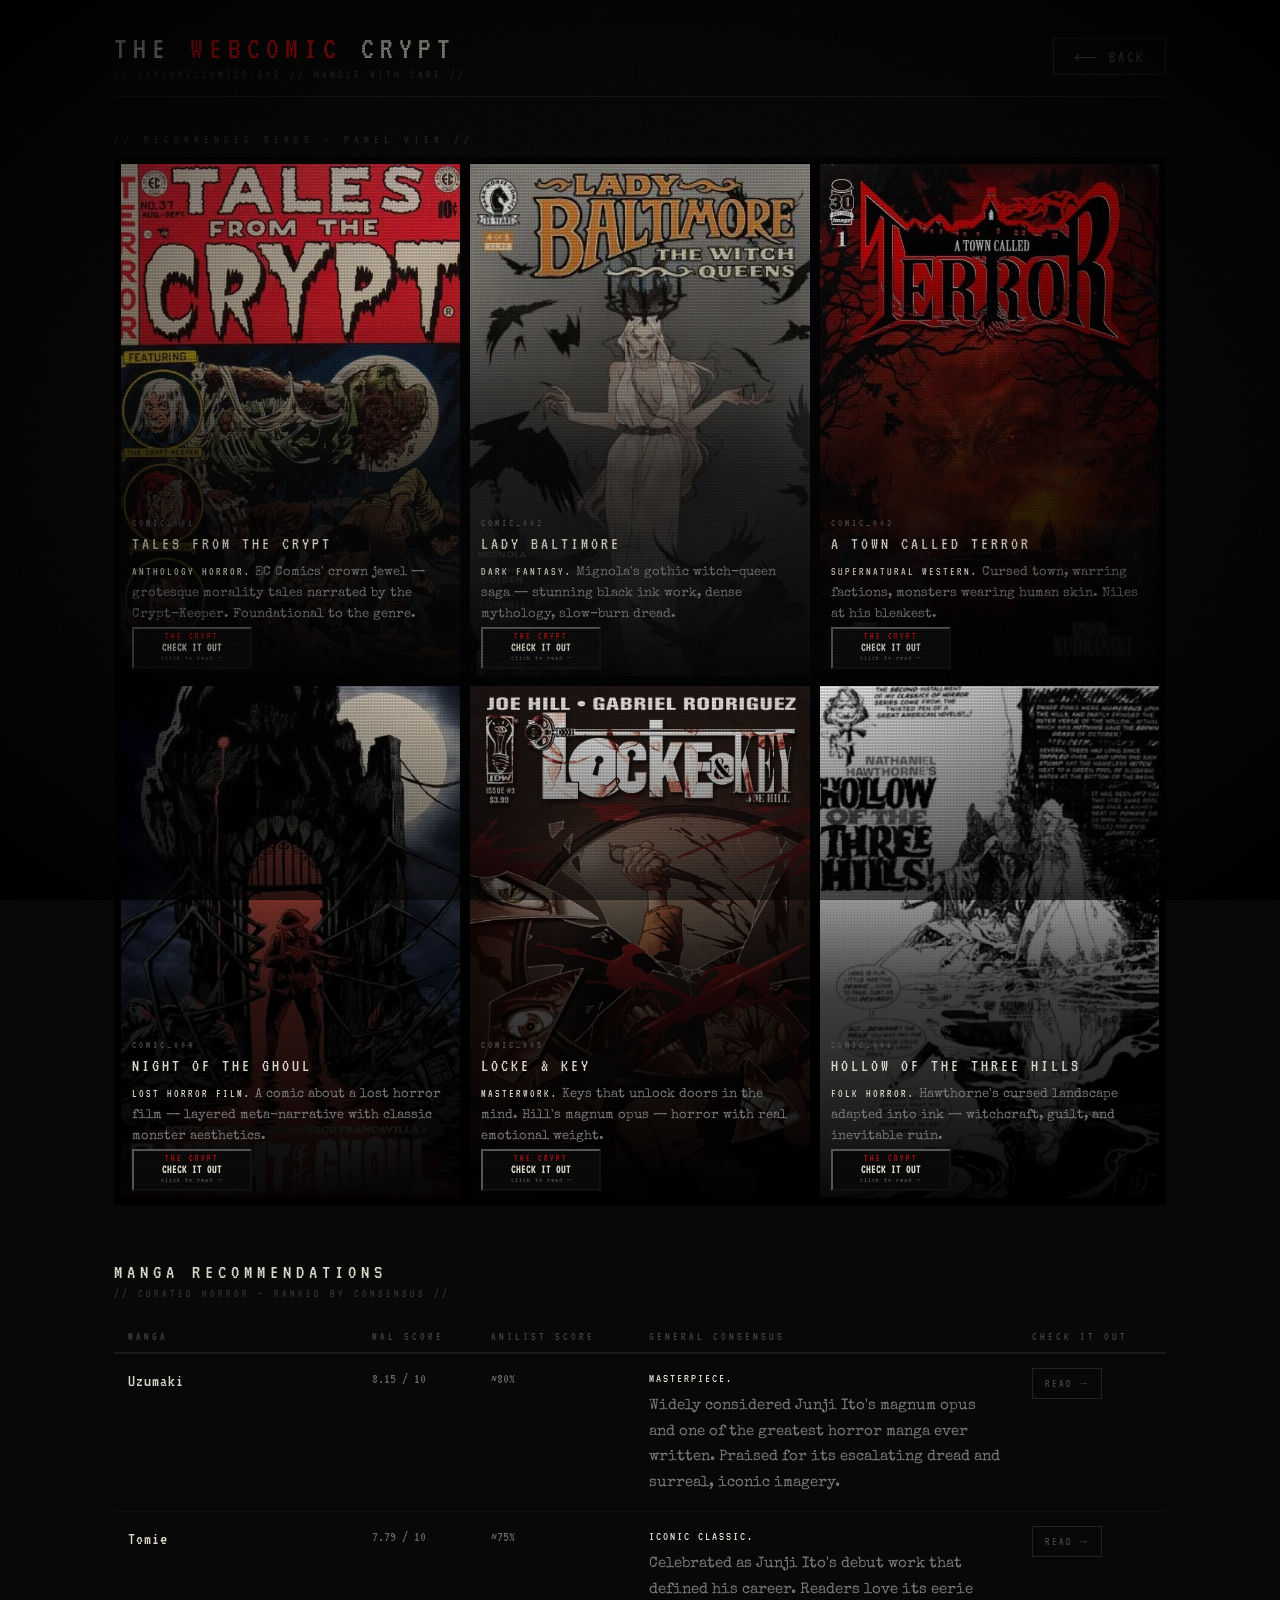
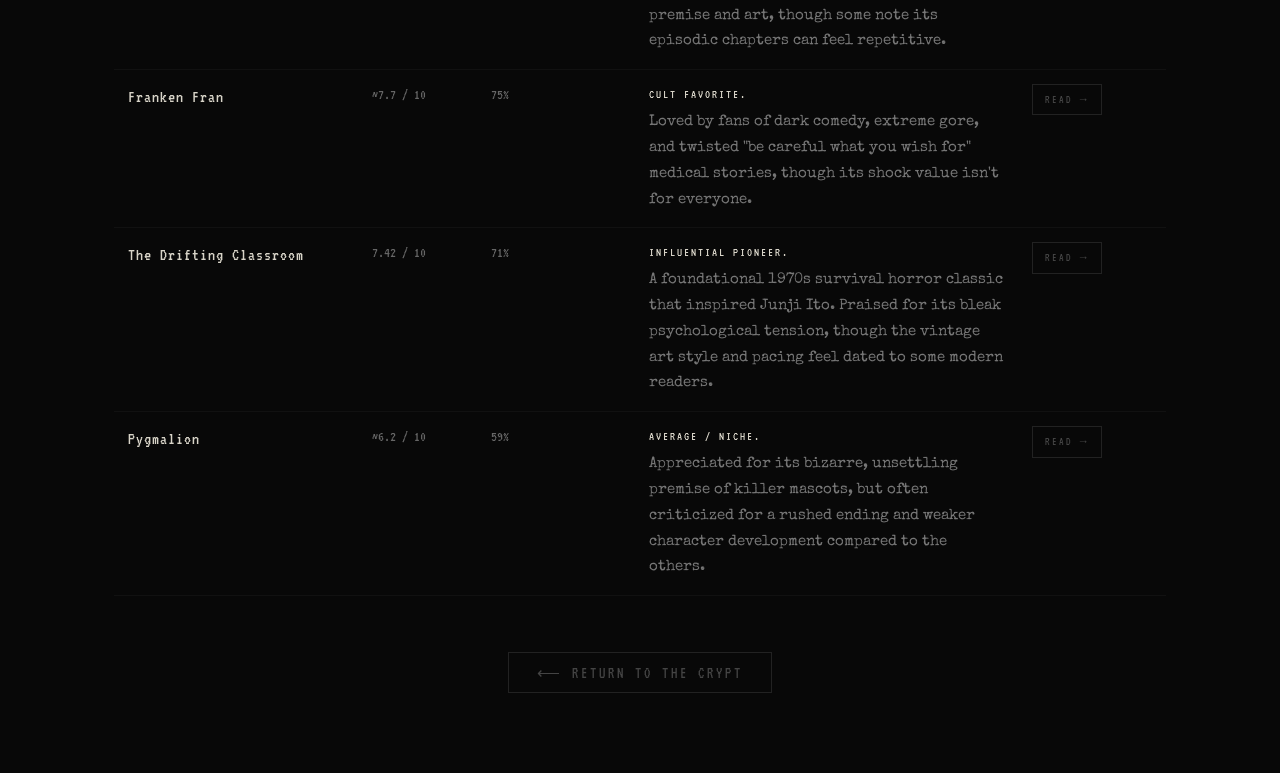
<file: explore.html>
<!DOCTYPE html>
<html lang="en">
<head>
    <meta charset="UTF-8">
    <meta name="viewport" content="width=device-width, initial-scale=1.0">
    <title>THE WEBCOMIC CRYPT — EXPLORE</title>

    <!-- Fonts -->
    <link rel="preconnect" href="https://fonts.googleapis.com">
    <link href="https://fonts.googleapis.com/css2?family=Special+Elite&family=VT323&display=swap" rel="stylesheet">

    <!-- GSAP -->
    <script src="https://cdnjs.cloudflare.com/ajax/libs/gsap/3.12.5/gsap.min.js"></script>

    <!-- Explore styles -->
    <link rel="stylesheet" href="css/Explore.css">
</head>
<body>

    <!-- OVERLAYS -->
    <div class="crt-overlay"></div>
    <canvas id="grain-canvas"></canvas>
    <div class="film-scratches">
        <div class="scratch s1"></div>
        <div class="scratch s2"></div>
        <div class="scratch s3"></div>
    </div>
    <div class="vignette"></div>
    <div class="flicker-overlay"></div>


    <!-- PAGE CONTENT -->
    <div class="page-wrap">

        <!-- HEADER -->
        <div class="page-header">
            <div>
                <div class="page-title">THE <span>WEBCOMIC</span> CRYPT</div>
                <div class="page-sub">// EXPLORE_COMICS.EXE // HANDLE WITH CARE //</div>
            </div>
            <button id="back-btn" onclick="history.back()">⟵ BACK</button>
        </div>


        <!-- 6 COMIC PANELS -->
        <p class="section-label">// RECOMMENDED READS — PANEL VIEW //</p>
        <div class="comic-grid">

            <!-- TOP ROW -->
            <div class="comic-row">

                <div class="comic-panel" style="background-image: url('comic/tales_from_crypt.jpg')">
                    <div class="panel-overlay"></div>
                    <div class="panel-info">
                        <span class="panel-num">COMIC_001</span>
                        <span class="panel-name">TALES FROM THE CRYPT</span>
                        <span class="panel-consensus"><span class="consensus-label">ANTHOLOGY HORROR.</span> EC Comics' crown jewel — grotesque morality tales narrated by the Crypt-Keeper. Foundational to the genre.</span>
                    </div>
                    <div class="panel-footer">
                        <a href="#" class="panel-check-btn" target="_blank">
                            <span class="btn-top-text">THE CRYPT</span>
                            <span class="btn-main-text">CHECK IT OUT</span>
                            <span class="btn-sub-text">click to read →</span>
                        </a>
                    </div>
                </div>

                <div class="comic-panel" style="background-image: url('comic/lady_baltimore.jpg')">
                    <div class="panel-overlay"></div>
                    <div class="panel-info">
                        <span class="panel-num">COMIC_002</span>
                        <span class="panel-name">LADY BALTIMORE</span>
                        <span class="panel-consensus"><span class="consensus-label">DARK FANTASY.</span> Mignola's gothic witch-queen saga — stunning black ink work, dense mythology, slow-burn dread.</span>
                    </div>
                    <div class="panel-footer">
                        <a href="#" class="panel-check-btn" target="_blank">
                            <span class="btn-top-text">THE CRYPT</span>
                            <span class="btn-main-text">CHECK IT OUT</span>
                            <span class="btn-sub-text">click to read →</span>
                        </a>
                    </div>
                </div>

                <div class="comic-panel" style="background-image: url('comic/town_called_terror.jpg')">
                    <div class="panel-overlay"></div>
                    <div class="panel-info">
                        <span class="panel-num">COMIC_003</span>
                        <span class="panel-name">A TOWN CALLED TERROR</span>
                        <span class="panel-consensus"><span class="consensus-label">SUPERNATURAL WESTERN.</span> Cursed town, warring factions, monsters wearing human skin. Niles at his bleakest.</span>
                    </div>
                    <div class="panel-footer">
                        <a href="#" class="panel-check-btn" target="_blank">
                            <span class="btn-top-text">THE CRYPT</span>
                            <span class="btn-main-text">CHECK IT OUT</span>
                            <span class="btn-sub-text">click to read →</span>
                        </a>
                    </div>
                </div>

            </div>

            <!-- BOTTOM ROW -->
            <div class="comic-row">

                <div class="comic-panel" style="background-image: url('comic/night_of_ghoul.jpg')">
                    <div class="panel-overlay"></div>
                    <div class="panel-info">
                        <span class="panel-num">COMIC_004</span>
                        <span class="panel-name">NIGHT OF THE GHOUL</span>
                        <span class="panel-consensus"><span class="consensus-label">LOST HORROR FILM.</span> A comic about a lost horror film — layered meta-narrative with classic monster aesthetics.</span>
                    </div>
                    <div class="panel-footer">
                        <a href="#" class="panel-check-btn" target="_blank">
                            <span class="btn-top-text">THE CRYPT</span>
                            <span class="btn-main-text">CHECK IT OUT</span>
                            <span class="btn-sub-text">click to read →</span>
                        </a>
                    </div>
                </div>

                <div class="comic-panel" style="background-image: url('comic/locke_and_key.jpg')">
                    <div class="panel-overlay"></div>
                    <div class="panel-info">
                        <span class="panel-num">COMIC_005</span>
                        <span class="panel-name">LOCKE &amp; KEY</span>
                        <span class="panel-consensus"><span class="consensus-label">MASTERWORK.</span> Keys that unlock doors in the mind. Hill's magnum opus — horror with real emotional weight.</span>
                    </div>
                    <div class="panel-footer">
                        <a href="#" class="panel-check-btn" target="_blank">
                            <span class="btn-top-text">THE CRYPT</span>
                            <span class="btn-main-text">CHECK IT OUT</span>
                            <span class="btn-sub-text">click to read →</span>
                        </a>
                    </div>
                </div>

                <div class="comic-panel" style="background-image: url('comic/hollow_three_hills.jpg')">
                    <div class="panel-overlay"></div>
                    <div class="panel-info">
                        <span class="panel-num">COMIC_006</span>
                        <span class="panel-name">HOLLOW OF THE THREE HILLS</span>
                        <span class="panel-consensus"><span class="consensus-label">FOLK HORROR.</span> Hawthorne's cursed landscape adapted into ink — witchcraft, guilt, and inevitable ruin.</span>
                    </div>
                    <div class="panel-footer">
                        <a href="#" class="panel-check-btn" target="_blank">
                            <span class="btn-top-text">THE CRYPT</span>
                            <span class="btn-main-text">CHECK IT OUT</span>
                            <span class="btn-sub-text">click to read →</span>
                        </a>
                    </div>
                </div>

            </div>

        </div><!-- end comic-grid -->


        <!-- MANGA TABLE -->
        <div class="table-section">
            <div class="table-title">MANGA RECOMMENDATIONS</div>
            <div class="table-sub">// CURATED HORROR — RANKED BY CONSENSUS //</div>

            <div class="table-scroll">
                <table class="manga-table">
                    <thead>
                        <tr>
                            <th>Manga</th>
                            <th>MAL Score</th>
                            <th>AniList Score</th>
                            <th>General Consensus</th>
                            <th>Check It Out</th>
                        </tr>
                    </thead>
                    <tbody>

                        <tr>
                            <td>Uzumaki</td>
                            <td>8.15 / 10</td>
                            <td>~80%</td>
                            <td>
                                <span class="consensus-label">MASTERPIECE.</span>
                                Widely considered Junji Ito's magnum opus and one of the greatest horror manga ever written. Praised for its escalating dread and surreal, iconic imagery.
                            </td>
                            <td><a href="#" class="table-check-btn" target="_blank">READ →</a></td>
                        </tr>

                        <tr>
                            <td>Tomie</td>
                            <td>7.79 / 10</td>
                            <td>~75%</td>
                            <td>
                                <span class="consensus-label">ICONIC CLASSIC.</span>
                                Celebrated as Junji Ito's debut work that defined his career. Readers love its eerie premise and art, though some note its episodic chapters can feel repetitive.
                            </td>
                            <td><a href="#" class="table-check-btn" target="_blank">READ →</a></td>
                        </tr>

                        <tr>
                            <td>Franken Fran</td>
                            <td>~7.7 / 10</td>
                            <td>75%</td>
                            <td>
                                <span class="consensus-label">CULT FAVORITE.</span>
                                Loved by fans of dark comedy, extreme gore, and twisted "be careful what you wish for" medical stories, though its shock value isn't for everyone.
                            </td>
                            <td><a href="#" class="table-check-btn" target="_blank">READ →</a></td>
                        </tr>

                        <tr>
                            <td>The Drifting Classroom</td>
                            <td>7.42 / 10</td>
                            <td>71%</td>
                            <td>
                                <span class="consensus-label">INFLUENTIAL PIONEER.</span>
                                A foundational 1970s survival horror classic that inspired Junji Ito. Praised for its bleak psychological tension, though the vintage art style and pacing feel dated to some modern readers.
                            </td>
                            <td><a href="#" class="table-check-btn" target="_blank">READ →</a></td>
                        </tr>

                        <tr>
                            <td>Pygmalion</td>
                            <td>~6.2 / 10</td>
                            <td>59%</td>
                            <td>
                                <span class="consensus-label">AVERAGE / NICHE.</span>
                                Appreciated for its bizarre, unsettling premise of killer mascots, but often criticized for a rushed ending and weaker character development compared to the others.
                            </td>
                            <td><a href="#" class="table-check-btn" target="_blank">READ →</a></td>
                        </tr>

                    </tbody>
                </table>
            </div>
        </div>

        <!-- BOTTOM BACK NAV -->
        <div class="bottom-nav">
            <button id="back-btn-bottom" onclick="history.back()">⟵ RETURN TO THE CRYPT</button>
        </div>

    </div><!-- end page-wrap -->

    <script src="js/Explore.js"></script>

</body>
</html>
</file>
<file: css/Explore.css>
/* ============================================================
   RESET & ROOT
============================================================ */
*, *::before, *::after { margin: 0; padding: 0; box-sizing: border-box; }

:root {
    --black:         #080808;
    --bone-white:    #d8d4c8;
    --red-accent:    #cc1111;
    --film-white:    #e8e4d8;
    --font-terminal: 'VT323', monospace;
    --font-print:    'Special Elite', cursive;
    --font-mono:     'Courier New', Courier, monospace;
}

html {
    background: var(--black);
    color: var(--bone-white);
    font-family: var(--font-mono);
    min-height: 100%;
}

body {
    min-height: 100vh;
    overflow-x: hidden;
    overflow-y: auto;
    position: relative;
}


/* ============================================================
   CRT / FILM OVERLAYS
============================================================ */
.crt-overlay {
    position: fixed; inset: 0;
    background:
        linear-gradient(rgba(0,0,0,0) 50%, rgba(0,0,0,0.18) 50%),
        linear-gradient(90deg,rgba(255,0,0,0.03),rgba(0,255,0,0.015),rgba(0,0,255,0.03));
    background-size: 100% 3px, 4px 100%;
    z-index: 900; pointer-events: none;
    animation: crt-shift 8s infinite linear;
}
@keyframes crt-shift {
    0%   { background-position: 0 0, 0 0; }
    100% { background-position: 0 300px, 0 0; }
}

#grain-canvas {
    position: fixed; inset: 0; width: 100%; height: 100%;
    z-index: 901; pointer-events: none;
    opacity: 0.10; mix-blend-mode: screen;
}

.vignette {
    position: fixed; inset: 0;
    background: radial-gradient(ellipse at center,
        transparent 40%, rgba(0,0,0,0.5) 75%, rgba(0,0,0,0.9) 100%);
    z-index: 902; pointer-events: none;
}

.flicker-overlay {
    position: fixed; inset: 0;
    background: rgba(255,255,255,0);
    z-index: 903; pointer-events: none;
    animation: projector-flicker 0.12s infinite;
}
@keyframes projector-flicker {
    0%  { opacity:0.98 } 15% { opacity:1.00 } 30% { opacity:0.97 }
    45% { opacity:1.00 } 60% { opacity:0.99 } 75% { opacity:0.96 }
    90% { opacity:1.00 } 100%{ opacity:0.98 }
}

.film-scratches { position:fixed; inset:0; z-index:904; pointer-events:none; overflow:hidden; }
.scratch { position:absolute; top:0; width:1px; height:100%; background:rgba(255,255,255,0.5); opacity:0; }
.scratch.s1 { left:23%;  animation:scratch-appear 7s  2s  infinite; }
.scratch.s2 { left:61%;  animation:scratch-appear 11s 5s  infinite; }
.scratch.s3 { left:78%;  animation:scratch-appear 9s  1s  infinite; }
@keyframes scratch-appear {
    0%  { opacity:0 } 2%  { opacity:0.6 } 4%  { opacity:0 }
    5%  { opacity:0.4} 6% { opacity:0 }   100% { opacity:0 }
}


/* ============================================================
   PAGE LAYOUT
============================================================ */
.page-wrap {
    position: relative;
    z-index: 10;
    max-width: 1100px;
    margin: 0 auto;
    padding: 32px 24px 80px;
}


/* ============================================================
   HEADER
============================================================ */
.page-header {
    display: flex;
    align-items: center;
    justify-content: space-between;
    margin-bottom: 36px;
    border-bottom: 1px solid #1a1a1a;
    padding-bottom: 16px;
}

.page-title {
    font-family: var(--font-terminal);
    font-size: clamp(1.4rem, 3vw, 2rem);
    color: var(--bone-white);
    letter-spacing: 6px;
    line-height: 1;
}

.page-title span {
    color: var(--red-accent);
}

.page-sub {
    font-family: var(--font-terminal);
    font-size: 0.75rem;
    color: #333;
    letter-spacing: 3px;
    margin-top: 4px;
}

#back-btn {
    font-family: var(--font-terminal);
    font-size: 1rem;
    background: transparent;
    border: 1px solid #2a2a2a;
    color: #555;
    padding: 8px 20px;
    cursor: pointer;
    letter-spacing: 3px;
    transition: all 0.2s;
    flex-shrink: 0;
}
#back-btn:hover {
    color: var(--bone-white);
    border-color: #555;
}


/* ============================================================
   COMIC PANEL GRID
============================================================ */
.section-label {
    font-family: var(--font-terminal);
    font-size: 0.75rem;
    color: #333;
    letter-spacing: 5px;
    margin-bottom: 12px;
}

.comic-grid {
    display: flex;
    flex-direction: column;
    gap: 4px;
    background: #000;
    padding: 4px;
    margin-bottom: 56px;
}

.comic-row {
    display: flex;
    gap: 4px;
}

/* Panel — comic cover as background */
.comic-panel {
    flex: 1;
    aspect-ratio: 2/3;
    position: relative;
    overflow: hidden;
    cursor: default;
    background-size: cover;
    background-position: center top;
    background-repeat: no-repeat;
}

/* Halftone dot overlay */
.comic-panel::before {
    content: '';
    position: absolute; inset: 0;
    background-image: radial-gradient(circle, rgba(0,0,0,0.15) 1px, transparent 1px);
    background-size: 3px 3px;
    pointer-events: none;
    z-index: 2;
}

/* Panel border */
.comic-panel::after {
    content: '';
    position: absolute; inset: 0;
    border: 3px solid #000;
    pointer-events: none;
    z-index: 5;
}

/* Dark gradient overlay — always visible, covers bottom 60% */
.panel-overlay {
    position: absolute; inset: 0;
    background: linear-gradient(
        to top,
        rgba(0,0,0,0.97) 0%,
        rgba(0,0,0,0.75) 40%,
        rgba(0,0,0,0.2)  70%,
        transparent      100%
    );
    z-index: 3;
    pointer-events: none;
}

/* Text info — always visible at bottom */
.panel-info {
    position: absolute;
    bottom: 54px; left: 0; right: 0;
    padding: 0 14px;
    z-index: 4;
    display: flex;
    flex-direction: column;
    gap: 5px;
}

.panel-num {
    font-family: var(--font-terminal);
    font-size: 0.65rem;
    color: #555;
    letter-spacing: 3px;
    line-height: 1;
}

.panel-name {
    font-family: var(--font-terminal);
    font-size: clamp(0.85rem, 1.6vw, 1.1rem);
    color: var(--bone-white);
    letter-spacing: 3px;
    line-height: 1.2;
}

.panel-consensus {
    font-family: var(--font-print);
    font-size: clamp(0.7rem, 1.2vw, 0.82rem);
    color: #777;
    line-height: 1.6;
    display: block;
    margin-top: 2px;
}

/* consensus-label reused from table */
.panel-consensus .consensus-label {
    font-size: 0.72rem;
    display: inline;
    margin-bottom: 0;
}

/* Footer — holds the button, pinned to bottom */
.panel-footer {
    position: absolute;
    bottom: 10px; left: 14px;
    z-index: 4;
}

/* 88x31 retro button — matching explore-comic-btn style */
.panel-check-btn {
    display: flex;
    flex-direction: column;
    align-items: center;
    justify-content: center;
    gap: 1px;
    width: 120px;
    height: 42px;
    background: #0a0a0a;
    border: 2px solid #333;
    border-top-color: #555;
    border-left-color: #555;
    border-bottom-color: #111;
    border-right-color: #111;
    text-decoration: none;
    cursor: pointer;
    position: relative;
    overflow: hidden;
    image-rendering: pixelated;
    transition: none;
}

/* Scanline texture on button */
.panel-check-btn::before {
    content: '';
    position: absolute; inset: 0;
    background: repeating-linear-gradient(
        0deg,
        transparent,
        transparent 2px,
        rgba(0,0,0,0.25) 2px,
        rgba(0,0,0,0.25) 3px
    );
    pointer-events: none;
    z-index: 1;
}

.panel-check-btn:active {
    border-top-color: #111;
    border-left-color: #111;
    border-bottom-color: #555;
    border-right-color: #555;
    transform: translate(1px, 1px);
}

.panel-check-btn:hover {
    background: #111;
    border-top-color: #888;
    border-left-color: #888;
}

.panel-check-btn .btn-top-text {
    font-family: var(--font-terminal);
    font-size: 0.55rem;
    color: var(--red-accent);
    letter-spacing: 2px;
    z-index: 2;
    line-height: 1;
}

.panel-check-btn .btn-main-text {
    font-family: var(--font-terminal);
    font-size: 0.68rem;
    color: var(--bone-white);
    letter-spacing: 1px;
    z-index: 2;
    line-height: 1;
    font-weight: bold;
}

.panel-check-btn .btn-sub-text {
    font-family: var(--font-terminal);
    font-size: 0.48rem;
    color: #555;
    letter-spacing: 1px;
    z-index: 2;
    line-height: 1;
}


/* ============================================================
   MANGA TABLE
============================================================ */
.table-section {
    margin-top: 8px;
}

.table-title {
    font-family: var(--font-terminal);
    font-size: clamp(1rem, 2vw, 1.3rem);
    color: var(--bone-white);
    letter-spacing: 5px;
    margin-bottom: 6px;
}

.table-sub {
    font-family: var(--font-terminal);
    font-size: 0.72rem;
    color: #333;
    letter-spacing: 3px;
    margin-bottom: 24px;
}

.manga-table {
    width: 100%;
    border-collapse: collapse;
    font-family: var(--font-terminal);
}

.manga-table thead tr {
    border-bottom: 2px solid #1a1a1a;
}

.manga-table th {
    font-size: 0.72rem;
    color: #444;
    letter-spacing: 3px;
    text-align: left;
    padding: 8px 14px 10px;
    font-weight: normal;
    text-transform: uppercase;
}

.manga-table tbody tr {
    border-bottom: 1px solid #111;
    transition: background 0.2s;
}

.manga-table tbody tr:hover {
    background: rgba(255,255,255,0.025);
}

.manga-table td {
    padding: 14px 14px;
    vertical-align: top;
    font-size: clamp(0.85rem, 1.6vw, 1.05rem);
    color: #888;
    line-height: 1.5;
}

.manga-table td:first-child {
    color: var(--bone-white);
    font-size: clamp(0.9rem, 1.8vw, 1.1rem);
    letter-spacing: 1px;
    white-space: nowrap;
}

.manga-table td:nth-child(2),
.manga-table td:nth-child(3) {
    color: #666;
    white-space: nowrap;
    font-size: clamp(0.8rem, 1.4vw, 0.95rem);
}

.manga-table td:nth-child(4) {
    font-family: var(--font-print);
    font-size: clamp(0.82rem, 1.4vw, 0.95rem);
    color: #777;
    line-height: 1.7;
    max-width: 320px;
}

.consensus-label {
    color: var(--bone-white);
    font-family: var(--font-terminal);
    font-size: 0.8rem;
    letter-spacing: 2px;
    display: block;
    margin-bottom: 4px;
}

.table-check-btn {
    font-family: var(--font-terminal);
    font-size: 0.72rem;
    background: transparent;
    border: 1px solid #222;
    color: #444;
    padding: 6px 12px;
    cursor: pointer;
    letter-spacing: 2px;
    white-space: nowrap;
    transition: all 0.2s;
    display: inline-block;
    text-decoration: none;
}

.table-check-btn:hover {
    border-color: var(--red-accent);
    color: var(--red-accent);
    box-shadow: 0 0 8px rgba(200,0,0,0.2);
}

.manga-table tbody tr.sep td {
    padding: 2px;
    border: none;
}

.table-scroll {
    overflow-x: auto;
    -webkit-overflow-scrolling: touch;
}


/* ============================================================
   BOTTOM NAV
============================================================ */
.bottom-nav {
    margin-top: 56px;
    display: flex;
    justify-content: center;
}

#back-btn-bottom {
    font-family: var(--font-terminal);
    font-size: 1rem;
    background: transparent;
    border: 1px solid #222;
    color: #444;
    padding: 10px 28px;
    cursor: pointer;
    letter-spacing: 3px;
    transition: all 0.2s;
}

#back-btn-bottom:hover {
    border-color: #555;
    color: var(--bone-white);
}


/* ============================================================
   SELECTION
============================================================ */
::selection {
    background: rgba(180,20,20,0.35);
    color: var(--film-white);
}
</file>
